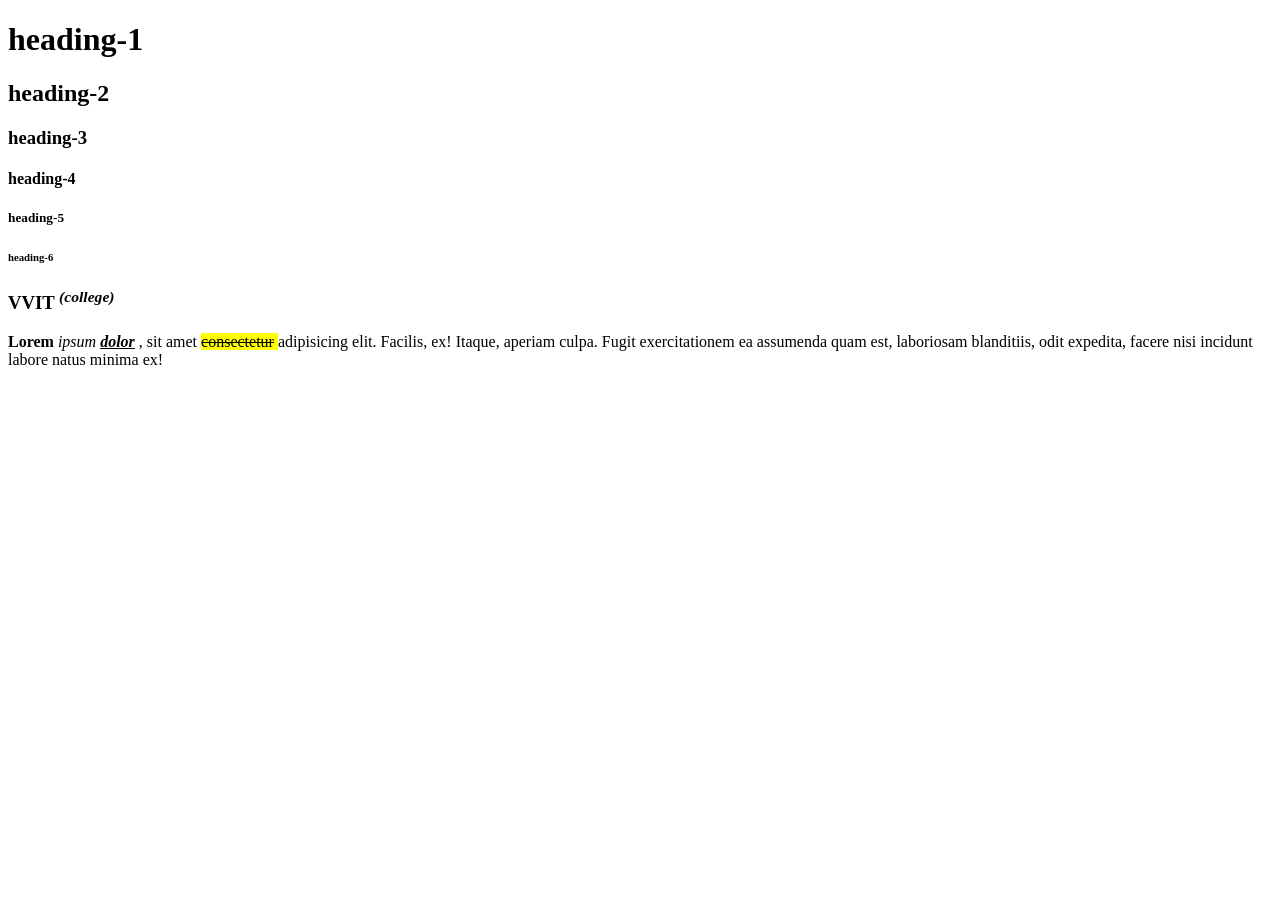
<file: Day-2/index.html>
<!DOCTYPE html>
<html lang="en">

<head> <!--meta information , browser information (tab name , tab icon) , stylings  -->
    <meta charset="UTF-8">
    <meta name="viewport" content="width=device-width, initial-scale=1.0">
    <title>Sample HTML page</title> <!--title represent the tab data-->
    <link rel="icon"
        href="https://thumbs.dreamstime.com/b/amazon-logo-white-background-montreal-canada-july-printed-paper-98221126.jpg">
</head>

<body>

    <h1>heading-1</h1>
    <h2>heading-2</h2>
    <h3>heading-3</h3>
    <h4>heading-4</h4>
    <h5>heading-5</h5>
    <h6>heading-6</h6>


    <h3>VVIT <sup><i>(college)</i></sup> </h3>
    <p>
        <b>Lorem</b> <i>ipsum</i> 
        <em>
            <strong>
                <u>dolor</u>
            </strong>
        </em>

        , sit amet <mark>
            <strike>consectetur</strike>
        </mark> adipisicing elit. Facilis, ex! Itaque, aperiam culpa. Fugit
        exercitationem ea assumenda quam est, laboriosam blanditiis, odit expedita, facere nisi incidunt labore
        natus minima ex!
    </p>
</body>

</html>
</file>
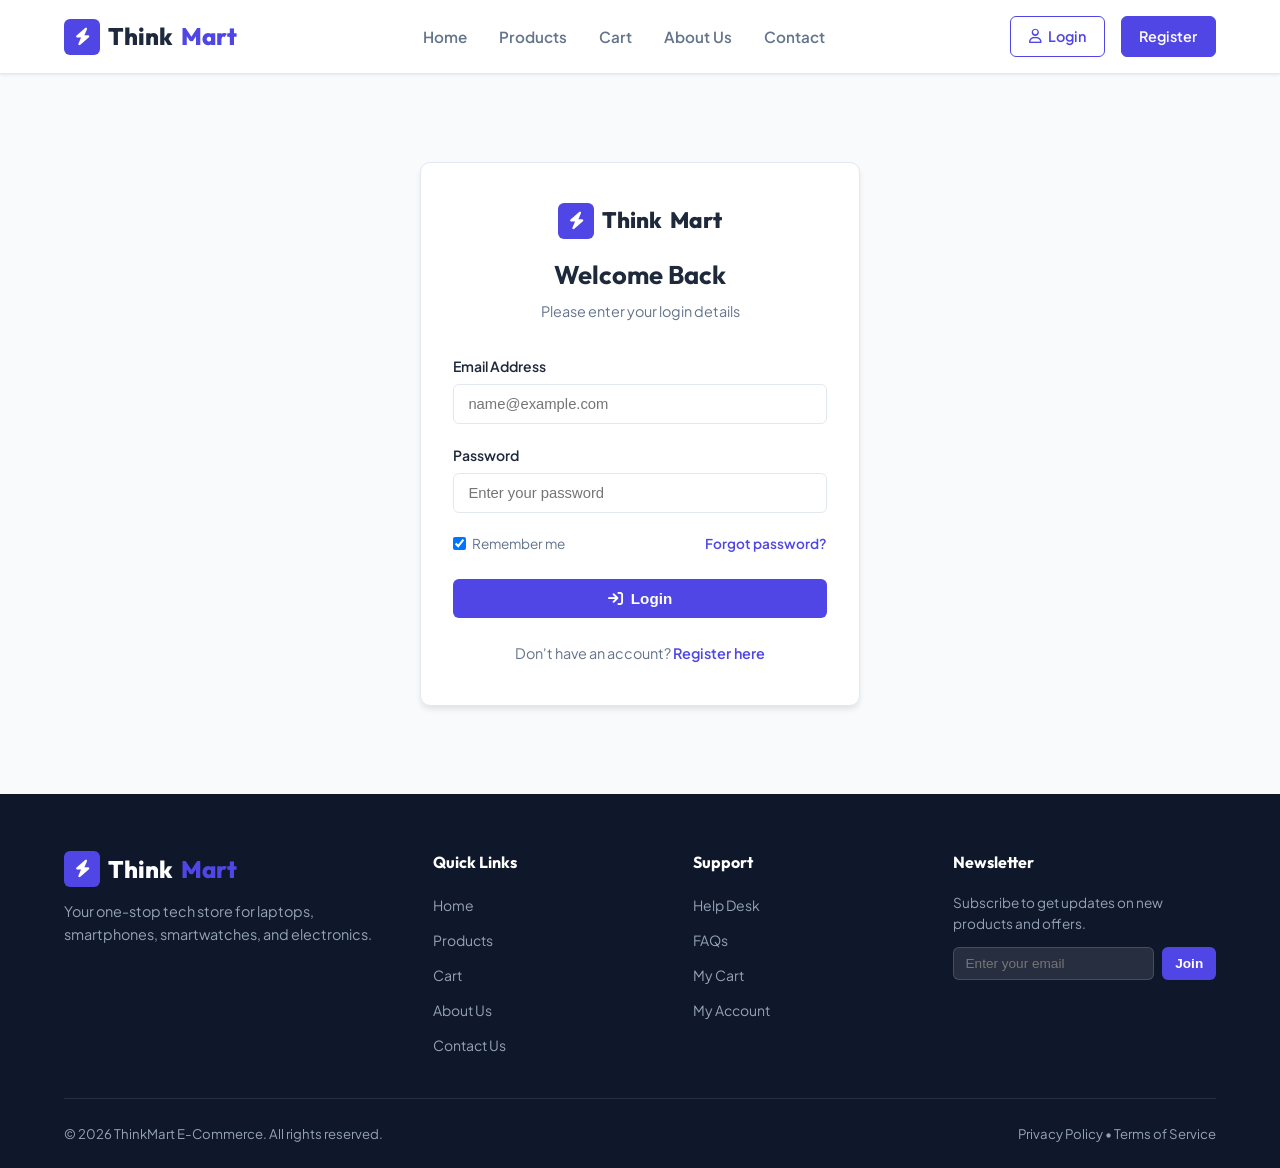
<file: Tasks/Ecommerce/index.html>
<!DOCTYPE html>
<html lang="en">
<head>
    <meta charset="UTF-8">
    <meta name="viewport" content="width=device-width, initial-scale=1.0">
    <title>Login - ThinkMart</title>
    <!-- Google Fonts -->
    <link rel="preconnect" href="https://fonts.googleapis.com">
    <link rel="preconnect" href="https://fonts.gstatic.com" crossorigin>
    <link href="https://fonts.googleapis.com/css2?family=Outfit:wght@400;500;600;700&family=Plus+Jakarta+Sans:wght@400;500;600;700&display=swap" rel="stylesheet">
    <!-- Font Awesome Icons -->
    <link rel="stylesheet" href="https://cdnjs.cloudflare.com/ajax/libs/font-awesome/6.4.0/css/all.min.css">
    <!-- Main Stylesheet -->
    <link rel="stylesheet" href="styles/style.css">
</head>
<body>

    <!-- Main Navigation Bar -->
    <header class="header">
        <div class="container">
            <nav class="navbar">
                <a href="Home-Page.html" class="logo">
                    <div class="logo-icon"><i class="fa-solid fa-bolt"></i></div>
                    Think<span>Mart</span>
                </a>

                <ul class="nav-menu">
                    <li><a href="Home-Page.html" class="nav-link">Home</a></li>
                    <li><a href="Products.html" class="nav-link">Products</a></li>
                    <li><a href="Cart.html" class="nav-link">Cart</a></li>
                    <li><a href="About.html" class="nav-link">About Us</a></li>
                    <li><a href="Contact.html" class="nav-link">Contact</a></li>
                </ul>

                <div class="nav-actions">
                    <a href="index.html" class="btn-login active"><i class="fa-regular fa-user"></i> Login</a>
                    <a href="Register-Page.html" class="btn-register">Register</a>
                </div>
            </nav>
        </div>
    </header>

    <!-- Simple Login Form Section -->
    <main class="simple-auth-container">
        <div class="simple-form-card">
            
            <div class="simple-auth-header">
                <div class="auth-logo">
                    <div class="logo-icon"><i class="fa-solid fa-bolt"></i></div>
                    Think<span>Mart</span>
                </div>
                <h2>Welcome Back</h2>
                <p>Please enter your login details</p>
            </div>

            <!-- Login Form -->
            <form action="Home-Page.html" method="GET">
                <div class="form-group">
                    <label for="email">Email Address</label>
                    <input type="email" id="email" name="email" placeholder="name@example.com" required>
                </div>

                <div class="form-group">
                    <label for="password">Password</label>
                    <input type="password" id="password" name="password" placeholder="Enter your password" required>
                </div>

                <div class="form-options">
                    <label>
                        <input type="checkbox" name="remember" checked>
                        <span>Remember me</span>
                    </label>
                    <a href="#">Forgot password?</a>
                </div>

                <button type="submit" class="btn btn-primary btn-block">
                    <i class="fa-solid fa-arrow-right-to-bracket"></i> Login
                </button>
            </form>

            <div class="form-switch-link">
                Don't have an account? <a href="Register-Page.html">Register here</a>
            </div>

        </div>
    </main>

    <!-- Global Footer -->
    <footer class="footer">
        <div class="container">
            <div class="footer-grid">
                <div class="footer-brand">
                    <a href="Home-Page.html" class="logo">
                        <div class="logo-icon"><i class="fa-solid fa-bolt"></i></div>
                        Think<span>Mart</span>
                    </a>
                    <p>Your one-stop tech store for laptops, smartphones, smartwatches, and electronics.</p>
                </div>

                <div>
                    <h4 class="footer-title">Quick Links</h4>
                    <ul class="footer-links">
                        <li><a href="Home-Page.html">Home</a></li>
                        <li><a href="Products.html">Products</a></li>
                        <li><a href="Cart.html">Cart</a></li>
                        <li><a href="About.html">About Us</a></li>
                        <li><a href="Contact.html">Contact Us</a></li>
                    </ul>
                </div>

                <div>
                    <h4 class="footer-title">Support</h4>
                    <ul class="footer-links">
                        <li><a href="Contact.html">Help Desk</a></li>
                        <li><a href="Contact.html">FAQs</a></li>
                        <li><a href="Cart.html">My Cart</a></li>
                        <li><a href="index.html">My Account</a></li>
                    </ul>
                </div>

                <div>
                    <h4 class="footer-title">Newsletter</h4>
                    <p style="font-size: 0.85rem;">Subscribe to get updates on new products and offers.</p>
                    <form class="newsletter-form" onsubmit="event.preventDefault(); alert('Subscribed successfully!');">
                        <input type="email" class="newsletter-input" placeholder="Enter your email" required>
                        <button type="submit" class="btn btn-primary btn-sm">Join</button>
                    </form>
                </div>
            </div>

            <div class="footer-bottom">
                <p>&copy; 2026 ThinkMart E-Commerce. All rights reserved.</p>
                <div>
                    <a href="#">Privacy Policy</a> &bull; <a href="#">Terms of Service</a>
                </div>
            </div>
        </div>
    </footer>

</body>
</html>
</file>
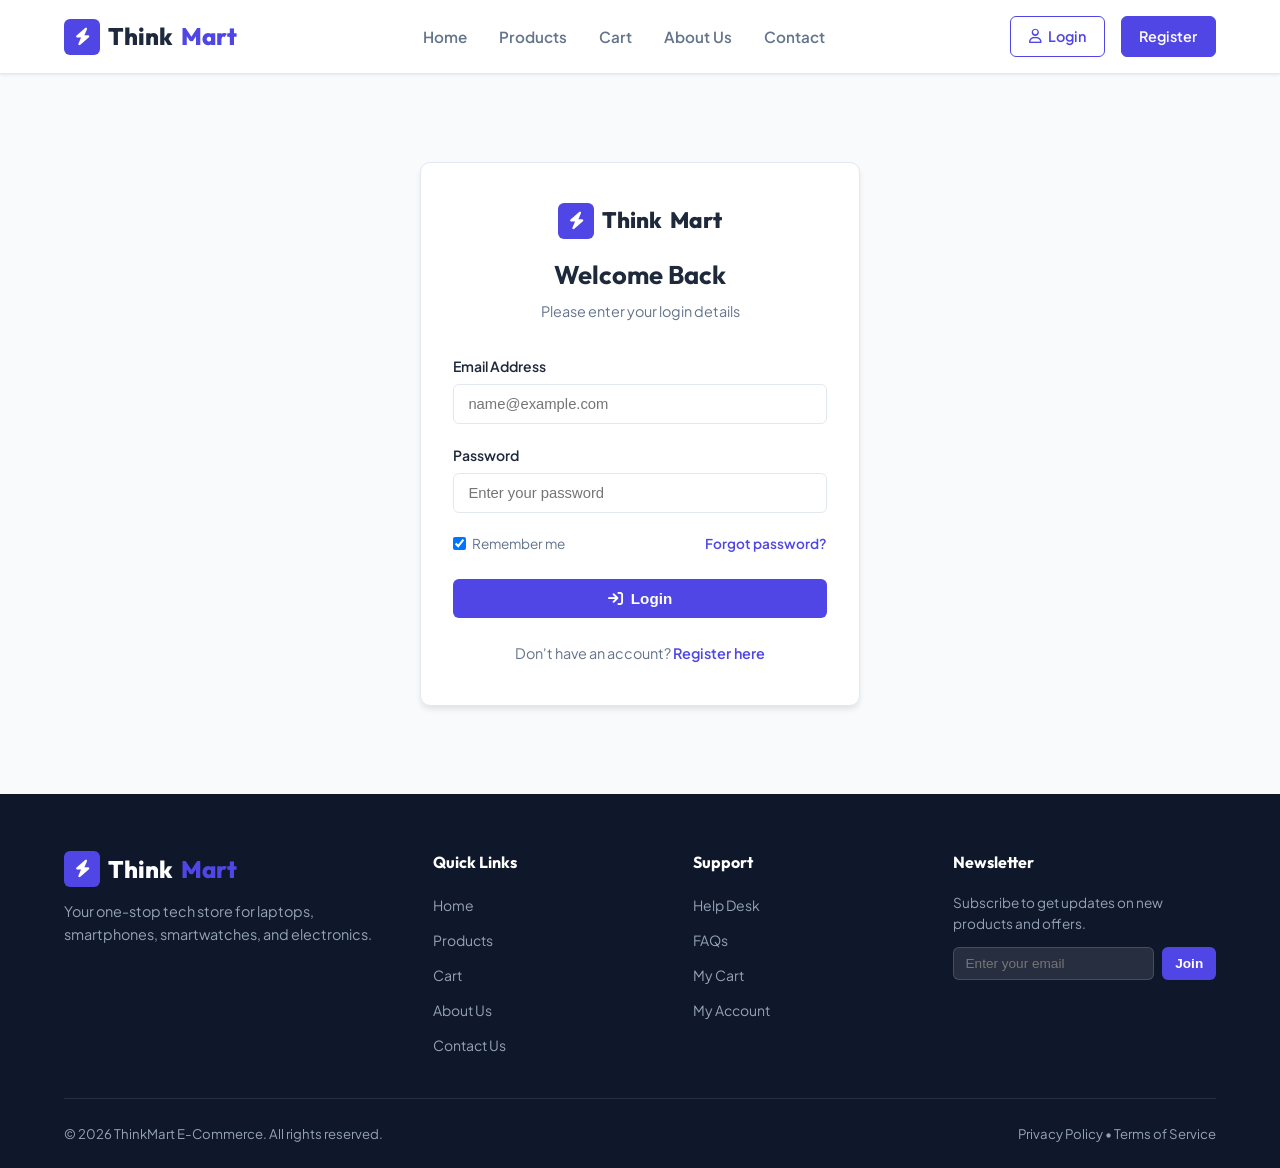
<file: Tasks/Ecommerce/pages/index.html>
<!DOCTYPE html>
<html lang="en">
<head>
    <meta charset="UTF-8">
    <meta name="viewport" content="width=device-width, initial-scale=1.0">
    <title>Login - ThinkMart</title>
    <!-- Google Fonts -->
    <link rel="preconnect" href="https://fonts.googleapis.com">
    <link rel="preconnect" href="https://fonts.gstatic.com" crossorigin>
    <link href="https://fonts.googleapis.com/css2?family=Outfit:wght@400;500;600;700&family=Plus+Jakarta+Sans:wght@400;500;600;700&display=swap" rel="stylesheet">
    <!-- Font Awesome Icons -->
    <link rel="stylesheet" href="https://cdnjs.cloudflare.com/ajax/libs/font-awesome/6.4.0/css/all.min.css">
    <!-- Main Stylesheet -->
    <link rel="stylesheet" href="../styles/style.css">
</head>
<body>

    <!-- Main Navigation Bar -->
    <header class="header">
        <div class="container">
            <nav class="navbar">
                <a href="Home-Page.html" class="logo">
                    <div class="logo-icon"><i class="fa-solid fa-bolt"></i></div>
                    Think<span>Mart</span>
                </a>

                <ul class="nav-menu">
                    <li><a href="Home-Page.html" class="nav-link">Home</a></li>
                    <li><a href="Products.html" class="nav-link">Products</a></li>
                    <li><a href="Cart.html" class="nav-link">Cart</a></li>
                    <li><a href="About.html" class="nav-link">About Us</a></li>
                    <li><a href="Contact.html" class="nav-link">Contact</a></li>
                </ul>

                <div class="nav-actions">
                    <a href="index.html" class="btn-login active"><i class="fa-regular fa-user"></i> Login</a>
                    <a href="Register-Page.html" class="btn-register">Register</a>
                </div>
            </nav>
        </div>
    </header>

    <!-- Simple Login Form Section -->
    <main class="simple-auth-container">
        <div class="simple-form-card">
            
            <div class="simple-auth-header">
                <div class="auth-logo">
                    <div class="logo-icon"><i class="fa-solid fa-bolt"></i></div>
                    Think<span>Mart</span>
                </div>
                <h2>Welcome Back</h2>
                <p>Please enter your login details</p>
            </div>

            <!-- Login Form -->
            <form action="Home-Page.html" method="GET">
                <div class="form-group">
                    <label for="email">Email Address</label>
                    <input type="email" id="email" name="email" placeholder="name@example.com" required>
                </div>

                <div class="form-group">
                    <label for="password">Password</label>
                    <input type="password" id="password" name="password" placeholder="Enter your password" required>
                </div>

                <div class="form-options">
                    <label>
                        <input type="checkbox" name="remember" checked>
                        <span>Remember me</span>
                    </label>
                    <a href="#">Forgot password?</a>
                </div>

                <button type="submit" class="btn btn-primary btn-block">
                    <i class="fa-solid fa-arrow-right-to-bracket"></i> Login
                </button>
            </form>

            <div class="form-switch-link">
                Don't have an account? <a href="Register-Page.html">Register here</a>
            </div>

        </div>
    </main>

    <!-- Global Footer -->
    <footer class="footer">
        <div class="container">
            <div class="footer-grid">
                <div class="footer-brand">
                    <a href="Home-Page.html" class="logo">
                        <div class="logo-icon"><i class="fa-solid fa-bolt"></i></div>
                        Think<span>Mart</span>
                    </a>
                    <p>Your one-stop tech store for laptops, smartphones, smartwatches, and electronics.</p>
                </div>

                <div>
                    <h4 class="footer-title">Quick Links</h4>
                    <ul class="footer-links">
                        <li><a href="Home-Page.html">Home</a></li>
                        <li><a href="Products.html">Products</a></li>
                        <li><a href="Cart.html">Cart</a></li>
                        <li><a href="About.html">About Us</a></li>
                        <li><a href="Contact.html">Contact Us</a></li>
                    </ul>
                </div>

                <div>
                    <h4 class="footer-title">Support</h4>
                    <ul class="footer-links">
                        <li><a href="Contact.html">Help Desk</a></li>
                        <li><a href="Contact.html">FAQs</a></li>
                        <li><a href="Cart.html">My Cart</a></li>
                        <li><a href="index.html">My Account</a></li>
                    </ul>
                </div>

                <div>
                    <h4 class="footer-title">Newsletter</h4>
                    <p style="font-size: 0.85rem;">Subscribe to get updates on new products and offers.</p>
                    <form class="newsletter-form" onsubmit="event.preventDefault(); alert('Subscribed successfully!');">
                        <input type="email" class="newsletter-input" placeholder="Enter your email" required>
                        <button type="submit" class="btn btn-primary btn-sm">Join</button>
                    </form>
                </div>
            </div>

            <div class="footer-bottom">
                <p>&copy; 2026 ThinkMart E-Commerce. All rights reserved.</p>
                <div>
                    <a href="#">Privacy Policy</a> &bull; <a href="#">Terms of Service</a>
                </div>
            </div>
        </div>
    </footer>

</body>
</html>
</file>
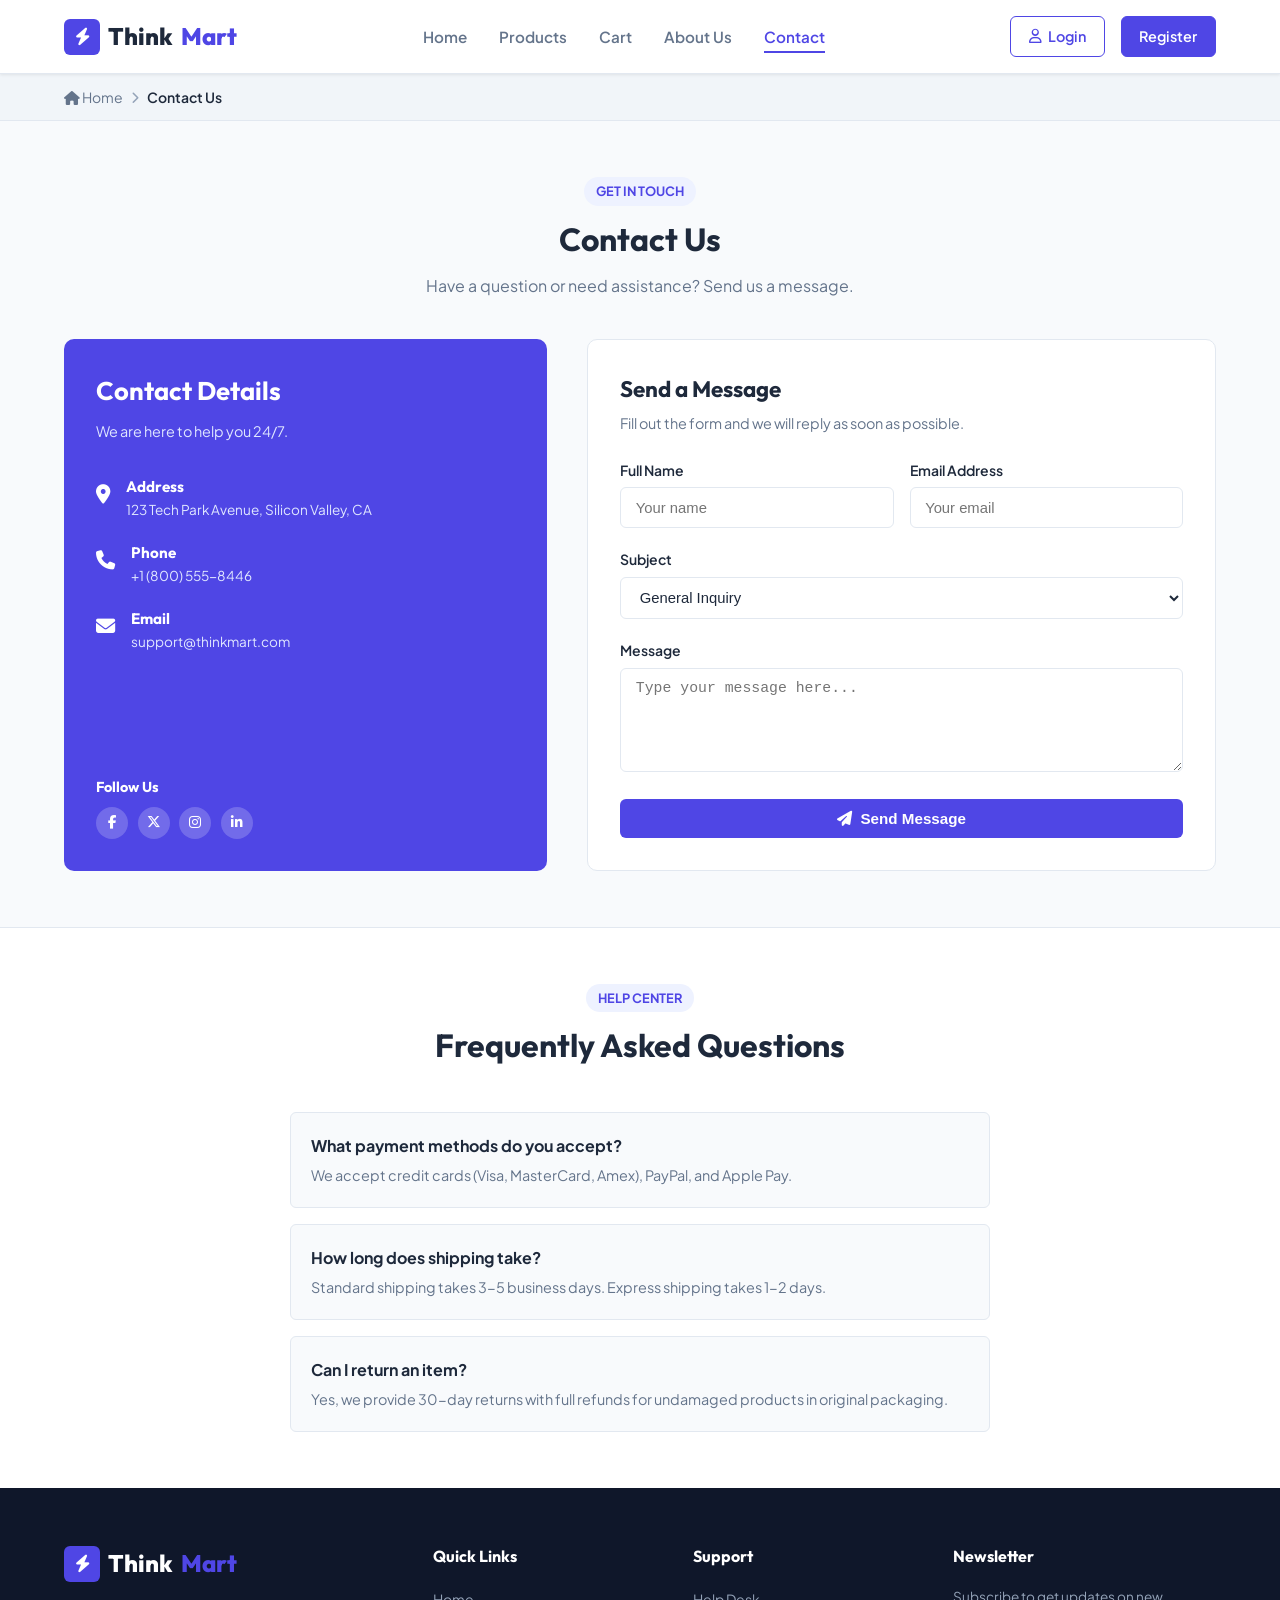
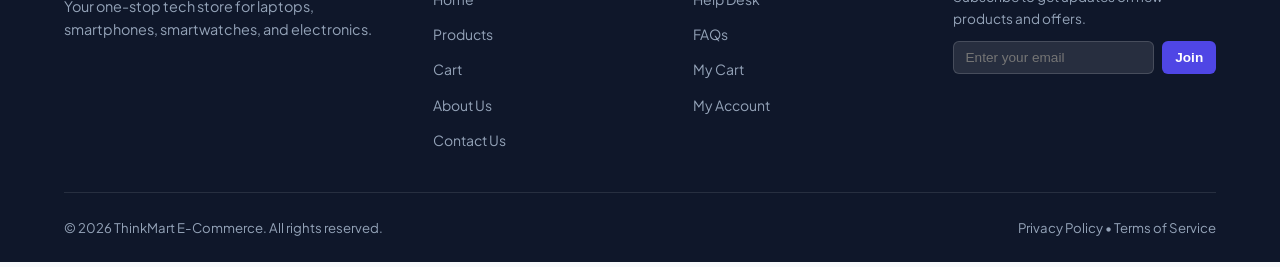
<file: Tasks/Ecommerce/Contact.html>
<!DOCTYPE html>
<html lang="en">
<head>
    <meta charset="UTF-8">
    <meta name="viewport" content="width=device-width, initial-scale=1.0">
    <title>Contact Us - ThinkMart</title>
    <!-- Google Fonts -->
    <link rel="preconnect" href="https://fonts.googleapis.com">
    <link rel="preconnect" href="https://fonts.gstatic.com" crossorigin>
    <link href="https://fonts.googleapis.com/css2?family=Outfit:wght@400;500;600;700&family=Plus+Jakarta+Sans:wght@400;500;600;700&display=swap" rel="stylesheet">
    <!-- Font Awesome Icons -->
    <link rel="stylesheet" href="https://cdnjs.cloudflare.com/ajax/libs/font-awesome/6.4.0/css/all.min.css">
    <!-- Main Stylesheet -->
    <link rel="stylesheet" href="styles/style.css">
</head>
<body>

    <!-- Main Navigation Bar -->
    <header class="header">
        <div class="container">
            <nav class="navbar">
                <a href="Home-Page.html" class="logo">
                    <div class="logo-icon"><i class="fa-solid fa-bolt"></i></div>
                    Think<span>Mart</span>
                </a>

                <ul class="nav-menu">
                    <li><a href="Home-Page.html" class="nav-link">Home</a></li>
                    <li><a href="Products.html" class="nav-link">Products</a></li>
                    <li><a href="Cart.html" class="nav-link">Cart</a></li>
                    <li><a href="About.html" class="nav-link">About Us</a></li>
                    <li><a href="Contact.html" class="nav-link active">Contact</a></li>
                </ul>

                <div class="nav-actions">
                    <a href="index.html" class="btn-login"><i class="fa-regular fa-user"></i> Login</a>
                    <a href="Register-Page.html" class="btn-register">Register</a>
                </div>
            </nav>
        </div>
    </header>

    <!-- Breadcrumbs -->
    <div class="breadcrumb-nav">
        <div class="container">
            <div class="breadcrumb-list">
                <a href="Home-Page.html"><i class="fa-solid fa-house"></i> Home</a>
                <span class="separator"><i class="fa-solid fa-chevron-right"></i></span>
                <span class="current">Contact Us</span>
            </div>
        </div>
    </div>

    <!-- Contact Main Section -->
    <main>
        <section class="contact-page-wrapper">
            <div class="container">
                
                <div class="section-header">
                    <span class="section-tag">Get in Touch</span>
                    <h1 class="section-title">Contact Us</h1>
                    <p class="section-desc">Have a question or need assistance? Send us a message.</p>
                </div>

                <div class="contact-layout">
                    
                    <!-- Left: Contact Information -->
                    <div class="contact-info-card">
                        <div>
                            <div class="contact-info-header">
                                <h2>Contact Details</h2>
                                <p>We are here to help you 24/7.</p>
                            </div>

                            <div class="contact-info-list">
                                <div class="contact-detail-item">
                                    <div class="detail-icon"><i class="fa-solid fa-location-dot"></i></div>
                                    <div class="detail-text">
                                        <h4>Address</h4>
                                        <p>123 Tech Park Avenue, Silicon Valley, CA</p>
                                    </div>
                                </div>

                                <div class="contact-detail-item">
                                    <div class="detail-icon"><i class="fa-solid fa-phone"></i></div>
                                    <div class="detail-text">
                                        <h4>Phone</h4>
                                        <p><a href="tel:+18005558446">+1 (800) 555-8446</a></p>
                                    </div>
                                </div>

                                <div class="contact-detail-item">
                                    <div class="detail-icon"><i class="fa-solid fa-envelope"></i></div>
                                    <div class="detail-text">
                                        <h4>Email</h4>
                                        <p><a href="mailto:support@thinkmart.com">support@thinkmart.com</a></p>
                                    </div>
                                </div>
                            </div>
                        </div>

                        <div>
                            <h4 style="color: #FFFFFF; font-size: 0.9rem; margin-bottom: 0.5rem;">Follow Us</h4>
                            <div class="social-icons-row">
                                <a href="#"><i class="fa-brands fa-facebook-f"></i></a>
                                <a href="#"><i class="fa-brands fa-x-twitter"></i></a>
                                <a href="#"><i class="fa-brands fa-instagram"></i></a>
                                <a href="#"><i class="fa-brands fa-linkedin-in"></i></a>
                            </div>
                        </div>
                    </div>

                    <!-- Right: Contact Form -->
                    <div class="contact-form-card">
                        <h3>Send a Message</h3>
                        <p>Fill out the form and we will reply as soon as possible.</p>

                        <form onsubmit="event.preventDefault(); alert('Message sent successfully!'); this.reset();">
                            <div class="form-row">
                                <div class="form-group">
                                    <label for="c-name">Full Name</label>
                                    <input type="text" id="c-name" placeholder="Your name" required>
                                </div>
                                <div class="form-group">
                                    <label for="c-email">Email Address</label>
                                    <input type="email" id="c-email" placeholder="Your email" required>
                                </div>
                            </div>

                            <div class="form-group">
                                <label for="c-subject">Subject</label>
                                <select id="c-subject">
                                    <option>General Inquiry</option>
                                    <option>Order Support</option>
                                    <option>Product Question</option>
                                    <option>Feedback</option>
                                </select>
                            </div>

                            <div class="form-group">
                                <label for="c-message">Message</label>
                                <textarea id="c-message" rows="5" placeholder="Type your message here..." required></textarea>
                            </div>

                            <button type="submit" class="btn btn-primary btn-block">
                                <i class="fa-solid fa-paper-plane"></i> Send Message
                            </button>
                        </form>
                    </div>

                </div>

            </div>
        </section>

        <!-- FAQs Section -->
        <section class="faq-section">
            <div class="container">
                <div class="section-header">
                    <span class="section-tag">Help Center</span>
                    <h2 class="section-title">Frequently Asked Questions</h2>
                </div>

                <div class="faq-grid">
                    <div class="faq-card">
                        <div class="faq-question">What payment methods do you accept?</div>
                        <div class="faq-answer">We accept credit cards (Visa, MasterCard, Amex), PayPal, and Apple Pay.</div>
                    </div>

                    <div class="faq-card">
                        <div class="faq-question">How long does shipping take?</div>
                        <div class="faq-answer">Standard shipping takes 3-5 business days. Express shipping takes 1-2 days.</div>
                    </div>

                    <div class="faq-card">
                        <div class="faq-question">Can I return an item?</div>
                        <div class="faq-answer">Yes, we provide 30-day returns with full refunds for undamaged products in original packaging.</div>
                    </div>
                </div>
            </div>
        </section>
    </main>

    <!-- Global Footer -->
    <footer class="footer">
        <div class="container">
            <div class="footer-grid">
                <div class="footer-brand">
                    <a href="Home-Page.html" class="logo">
                        <div class="logo-icon"><i class="fa-solid fa-bolt"></i></div>
                        Think<span>Mart</span>
                    </a>
                    <p>Your one-stop tech store for laptops, smartphones, smartwatches, and electronics.</p>
                </div>

                <div>
                    <h4 class="footer-title">Quick Links</h4>
                    <ul class="footer-links">
                        <li><a href="Home-Page.html">Home</a></li>
                        <li><a href="Products.html">Products</a></li>
                        <li><a href="Cart.html">Cart</a></li>
                        <li><a href="About.html">About Us</a></li>
                        <li><a href="Contact.html">Contact Us</a></li>
                    </ul>
                </div>

                <div>
                    <h4 class="footer-title">Support</h4>
                    <ul class="footer-links">
                        <li><a href="Contact.html">Help Desk</a></li>
                        <li><a href="Contact.html">FAQs</a></li>
                        <li><a href="Cart.html">My Cart</a></li>
                        <li><a href="index.html">My Account</a></li>
                    </ul>
                </div>

                <div>
                    <h4 class="footer-title">Newsletter</h4>
                    <p style="font-size: 0.85rem;">Subscribe to get updates on new products and offers.</p>
                    <form class="newsletter-form" onsubmit="event.preventDefault(); alert('Subscribed successfully!');">
                        <input type="email" class="newsletter-input" placeholder="Enter your email" required>
                        <button type="submit" class="btn btn-primary btn-sm">Join</button>
                    </form>
                </div>
            </div>

            <div class="footer-bottom">
                <p>&copy; 2026 ThinkMart E-Commerce. All rights reserved.</p>
                <div>
                    <a href="#">Privacy Policy</a> &bull; <a href="#">Terms of Service</a>
                </div>
            </div>
        </div>
    </footer>

</body>
</html>
</file>
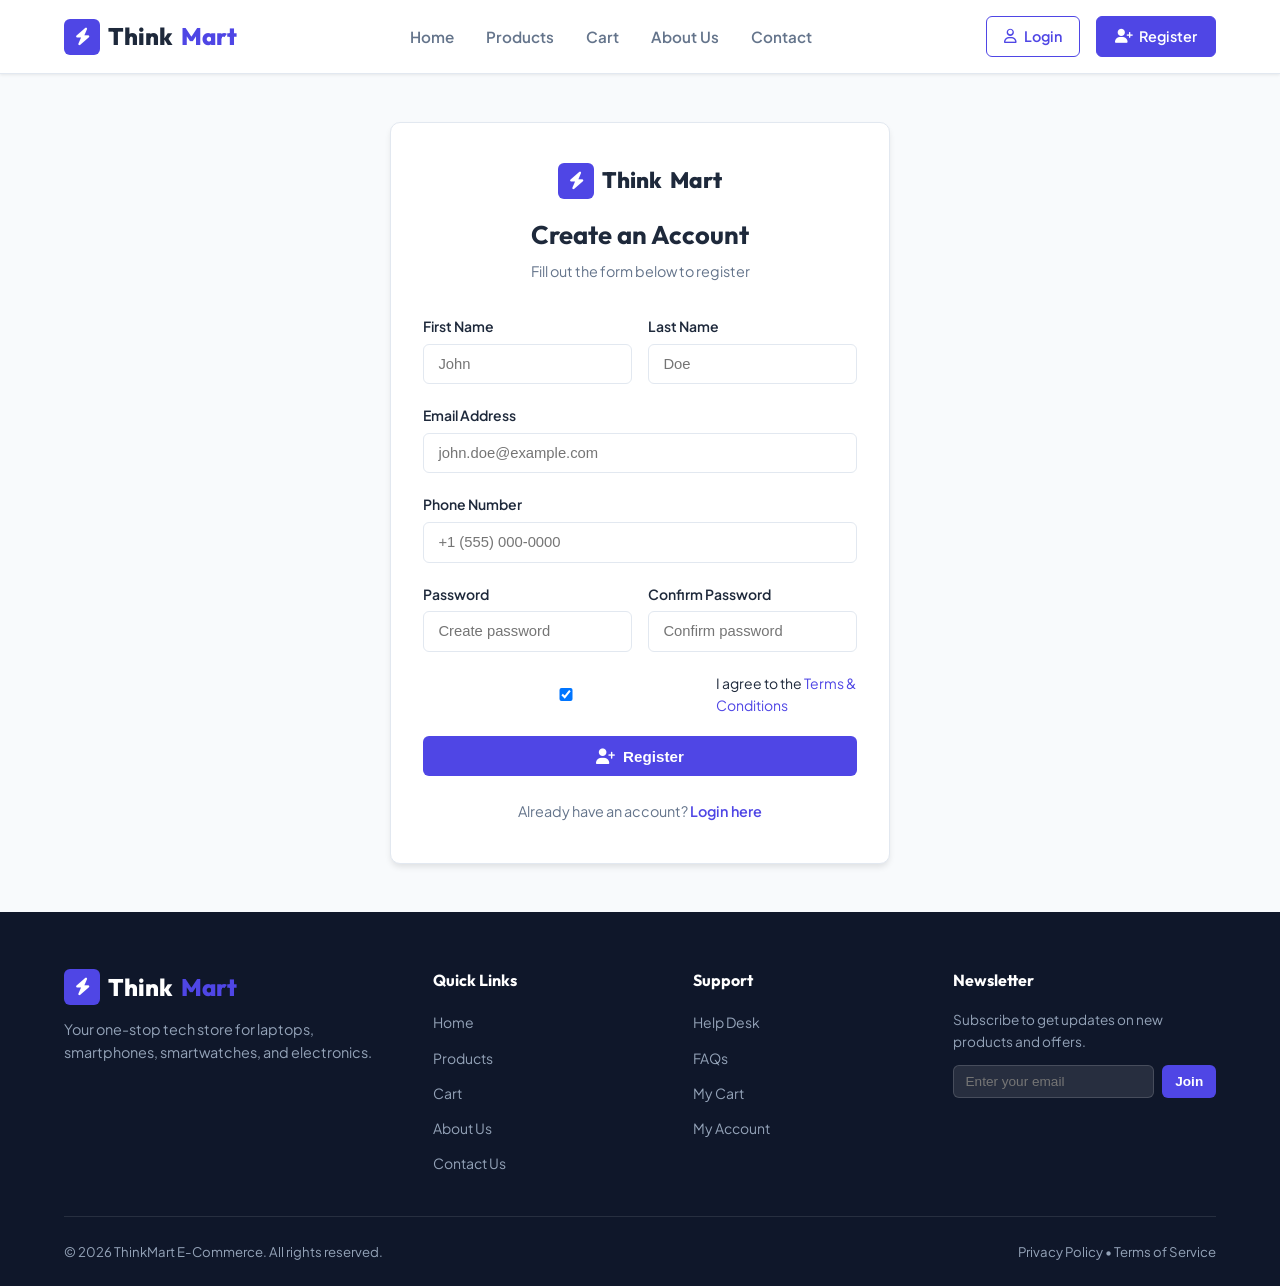
<file: Tasks/Ecommerce/Register-Page.html>
<!DOCTYPE html>
<html lang="en">
<head>
    <meta charset="UTF-8">
    <meta name="viewport" content="width=device-width, initial-scale=1.0">
    <title>Register - ThinkMart</title>
    <!-- Google Fonts -->
    <link rel="preconnect" href="https://fonts.googleapis.com">
    <link rel="preconnect" href="https://fonts.gstatic.com" crossorigin>
    <link href="https://fonts.googleapis.com/css2?family=Outfit:wght@400;500;600;700&family=Plus+Jakarta+Sans:wght@400;500;600;700&display=swap" rel="stylesheet">
    <!-- Font Awesome Icons -->
    <link rel="stylesheet" href="https://cdnjs.cloudflare.com/ajax/libs/font-awesome/6.4.0/css/all.min.css">
    <!-- Main Stylesheet -->
    <link rel="stylesheet" href="styles/style.css">
</head>
<body>

    <!-- Main Navigation Bar -->
    <header class="header">
        <div class="container">
            <nav class="navbar">
                <a href="Home-Page.html" class="logo">
                    <div class="logo-icon"><i class="fa-solid fa-bolt"></i></div>
                    Think<span>Mart</span>
                </a>

                <ul class="nav-menu">
                    <li><a href="Home-Page.html" class="nav-link">Home</a></li>
                    <li><a href="Products.html" class="nav-link">Products</a></li>
                    <li><a href="Cart.html" class="nav-link">Cart</a></li>
                    <li><a href="About.html" class="nav-link">About Us</a></li>
                    <li><a href="Contact.html" class="nav-link">Contact</a></li>
                </ul>

                <div class="nav-actions">
                    <a href="index.html" class="btn-login"><i class="fa-regular fa-user"></i> Login</a>
                    <a href="Register-Page.html" class="btn-register active"><i class="fa-solid fa-user-plus"></i> Register</a>
                </div>
            </nav>
        </div>
    </header>

    <!-- Simple Register Form Section -->
    <main class="simple-auth-container">
        <div class="simple-form-card register-card">
            
            <div class="simple-auth-header">
                <div class="auth-logo">
                    <div class="logo-icon"><i class="fa-solid fa-bolt"></i></div>
                    Think<span>Mart</span>
                </div>
                <h2>Create an Account</h2>
                <p>Fill out the form below to register</p>
            </div>

            <!-- Registration Form -->
            <form action="Home-Page.html" method="GET">
                <div class="form-row">
                    <div class="form-group">
                        <label for="fname">First Name</label>
                        <input type="text" id="fname" name="fname" placeholder="John" required>
                    </div>
                    <div class="form-group">
                        <label for="lname">Last Name</label>
                        <input type="text" id="lname" name="lname" placeholder="Doe" required>
                    </div>
                </div>

                <div class="form-group">
                    <label for="reg-email">Email Address</label>
                    <input type="email" id="reg-email" name="email" placeholder="john.doe@example.com" required>
                </div>

                <div class="form-group">
                    <label for="phone">Phone Number</label>
                    <input type="tel" id="phone" name="phone" placeholder="+1 (555) 000-0000" required>
                </div>

                <div class="form-row">
                    <div class="form-group">
                        <label for="reg-pass">Password</label>
                        <input type="password" id="reg-pass" name="password" placeholder="Create password" required>
                    </div>
                    <div class="form-group">
                        <label for="reg-cpass">Confirm Password</label>
                        <input type="password" id="reg-cpass" name="confirm_password" placeholder="Confirm password" required>
                    </div>
                </div>

                <div class="form-group">
                    <label style="display: flex; align-items: center; gap: 0.4rem; font-weight: normal; cursor: pointer;">
                        <input type="checkbox" required checked>
                        <span>I agree to the <a href="#" style="color: var(--primary);">Terms & Conditions</a></span>
                    </label>
                </div>

                <button type="submit" class="btn btn-primary btn-block">
                    <i class="fa-solid fa-user-plus"></i> Register
                </button>
            </form>

            <div class="form-switch-link">
                Already have an account? <a href="index.html">Login here</a>
            </div>

        </div>
    </main>

    <!-- Global Footer -->
    <footer class="footer">
        <div class="container">
            <div class="footer-grid">
                <div class="footer-brand">
                    <a href="Home-Page.html" class="logo">
                        <div class="logo-icon"><i class="fa-solid fa-bolt"></i></div>
                        Think<span>Mart</span>
                    </a>
                    <p>Your one-stop tech store for laptops, smartphones, smartwatches, and electronics.</p>
                </div>

                <div>
                    <h4 class="footer-title">Quick Links</h4>
                    <ul class="footer-links">
                        <li><a href="Home-Page.html">Home</a></li>
                        <li><a href="Products.html">Products</a></li>
                        <li><a href="Cart.html">Cart</a></li>
                        <li><a href="About.html">About Us</a></li>
                        <li><a href="Contact.html">Contact Us</a></li>
                    </ul>
                </div>

                <div>
                    <h4 class="footer-title">Support</h4>
                    <ul class="footer-links">
                        <li><a href="Contact.html">Help Desk</a></li>
                        <li><a href="Contact.html">FAQs</a></li>
                        <li><a href="Cart.html">My Cart</a></li>
                        <li><a href="index.html">My Account</a></li>
                    </ul>
                </div>

                <div>
                    <h4 class="footer-title">Newsletter</h4>
                    <p style="font-size: 0.85rem;">Subscribe to get updates on new products and offers.</p>
                    <form class="newsletter-form" onsubmit="event.preventDefault(); alert('Subscribed successfully!');">
                        <input type="email" class="newsletter-input" placeholder="Enter your email" required>
                        <button type="submit" class="btn btn-primary btn-sm">Join</button>
                    </form>
                </div>
            </div>

            <div class="footer-bottom">
                <p>&copy; 2026 ThinkMart E-Commerce. All rights reserved.</p>
                <div>
                    <a href="#">Privacy Policy</a> &bull; <a href="#">Terms of Service</a>
                </div>
            </div>
        </div>
    </footer>

</body>
</html>
</file>
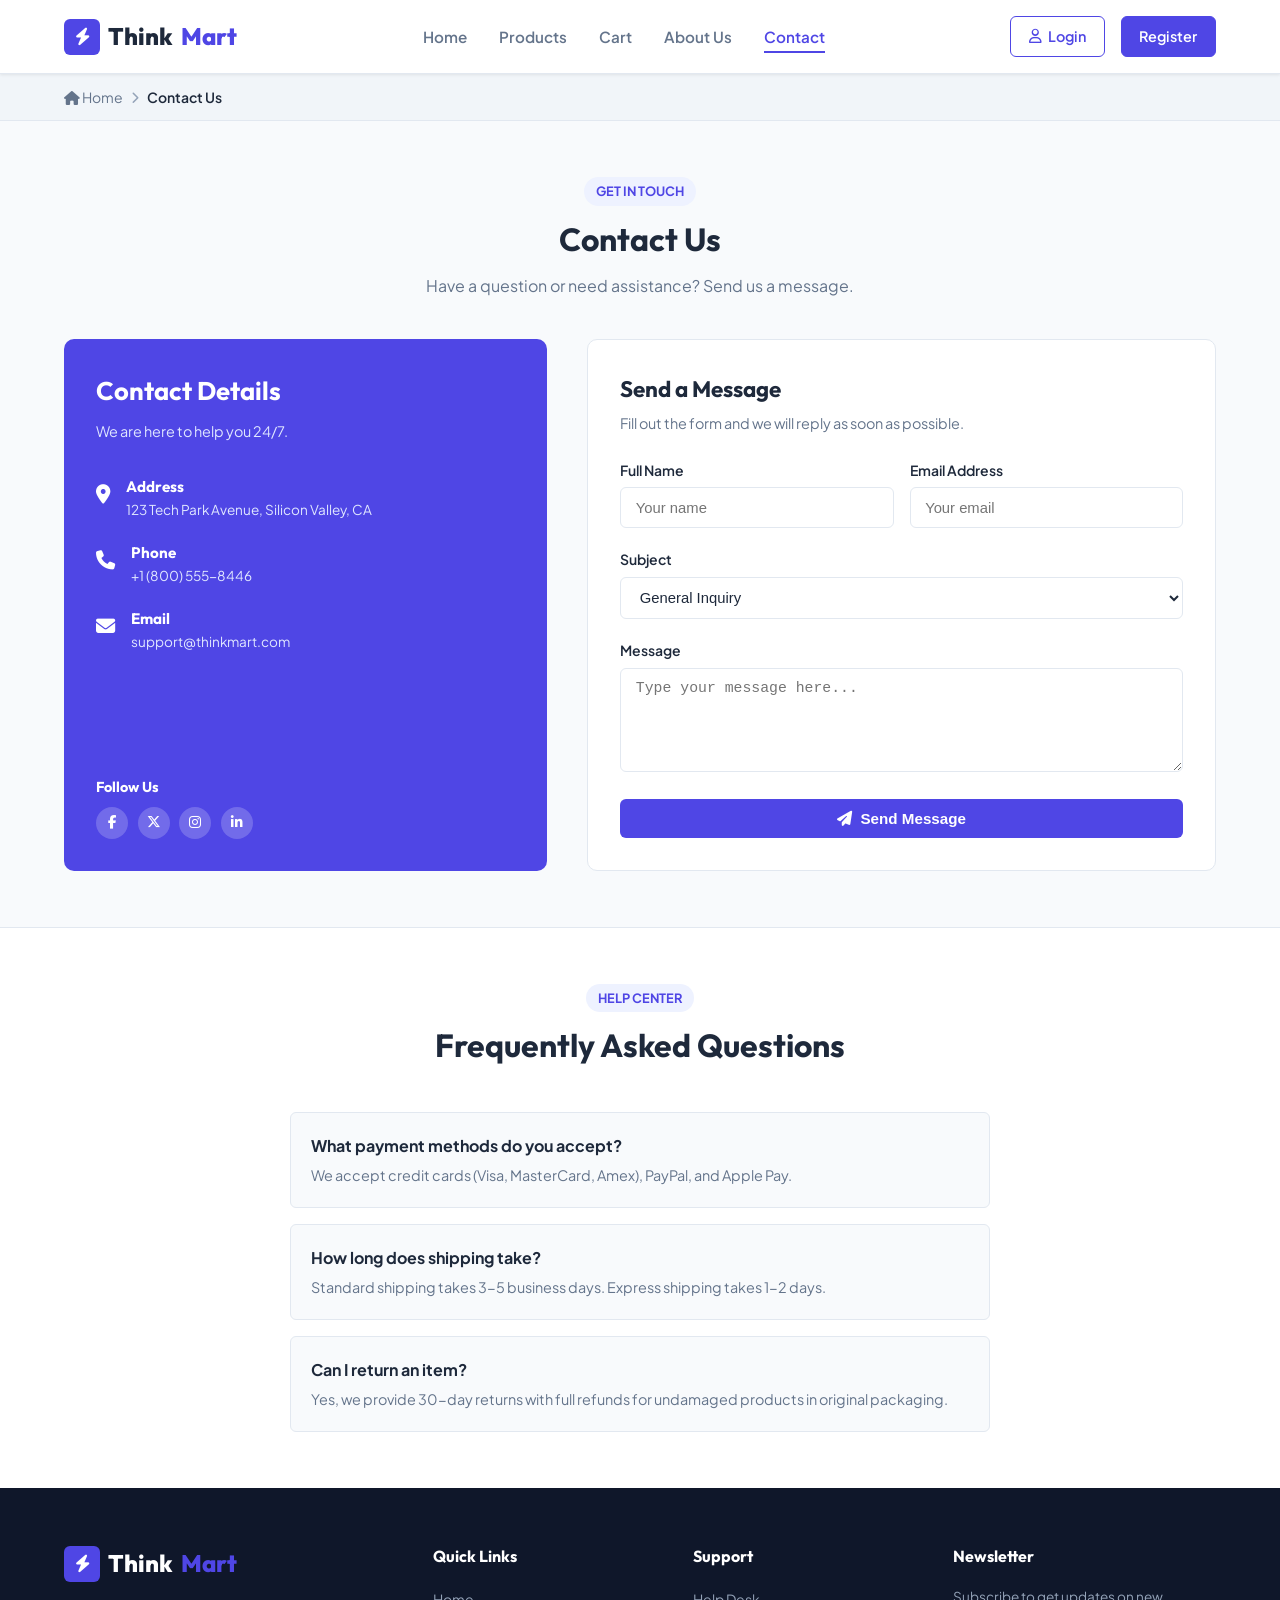
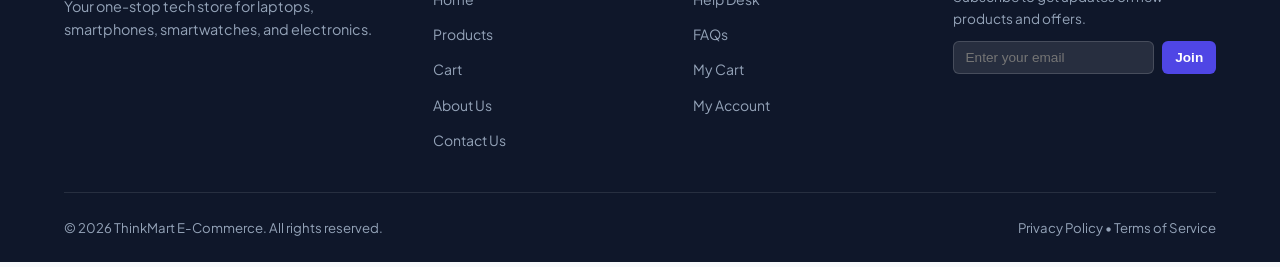
<file: Tasks/Ecommerce/pages/Contact.html>
<!DOCTYPE html>
<html lang="en">
<head>
    <meta charset="UTF-8">
    <meta name="viewport" content="width=device-width, initial-scale=1.0">
    <title>Contact Us - ThinkMart</title>
    <!-- Google Fonts -->
    <link rel="preconnect" href="https://fonts.googleapis.com">
    <link rel="preconnect" href="https://fonts.gstatic.com" crossorigin>
    <link href="https://fonts.googleapis.com/css2?family=Outfit:wght@400;500;600;700&family=Plus+Jakarta+Sans:wght@400;500;600;700&display=swap" rel="stylesheet">
    <!-- Font Awesome Icons -->
    <link rel="stylesheet" href="https://cdnjs.cloudflare.com/ajax/libs/font-awesome/6.4.0/css/all.min.css">
    <!-- Main Stylesheet -->
    <link rel="stylesheet" href="../styles/style.css">
</head>
<body>

    <!-- Main Navigation Bar -->
    <header class="header">
        <div class="container">
            <nav class="navbar">
                <a href="Home-Page.html" class="logo">
                    <div class="logo-icon"><i class="fa-solid fa-bolt"></i></div>
                    Think<span>Mart</span>
                </a>

                <ul class="nav-menu">
                    <li><a href="Home-Page.html" class="nav-link">Home</a></li>
                    <li><a href="Products.html" class="nav-link">Products</a></li>
                    <li><a href="Cart.html" class="nav-link">Cart</a></li>
                    <li><a href="About.html" class="nav-link">About Us</a></li>
                    <li><a href="Contact.html" class="nav-link active">Contact</a></li>
                </ul>

                <div class="nav-actions">
                    <a href="index.html" class="btn-login"><i class="fa-regular fa-user"></i> Login</a>
                    <a href="Register-Page.html" class="btn-register">Register</a>
                </div>
            </nav>
        </div>
    </header>

    <!-- Breadcrumbs -->
    <div class="breadcrumb-nav">
        <div class="container">
            <div class="breadcrumb-list">
                <a href="Home-Page.html"><i class="fa-solid fa-house"></i> Home</a>
                <span class="separator"><i class="fa-solid fa-chevron-right"></i></span>
                <span class="current">Contact Us</span>
            </div>
        </div>
    </div>

    <!-- Contact Main Section -->
    <main>
        <section class="contact-page-wrapper">
            <div class="container">
                
                <div class="section-header">
                    <span class="section-tag">Get in Touch</span>
                    <h1 class="section-title">Contact Us</h1>
                    <p class="section-desc">Have a question or need assistance? Send us a message.</p>
                </div>

                <div class="contact-layout">
                    
                    <!-- Left: Contact Information -->
                    <div class="contact-info-card">
                        <div>
                            <div class="contact-info-header">
                                <h2>Contact Details</h2>
                                <p>We are here to help you 24/7.</p>
                            </div>

                            <div class="contact-info-list">
                                <div class="contact-detail-item">
                                    <div class="detail-icon"><i class="fa-solid fa-location-dot"></i></div>
                                    <div class="detail-text">
                                        <h4>Address</h4>
                                        <p>123 Tech Park Avenue, Silicon Valley, CA</p>
                                    </div>
                                </div>

                                <div class="contact-detail-item">
                                    <div class="detail-icon"><i class="fa-solid fa-phone"></i></div>
                                    <div class="detail-text">
                                        <h4>Phone</h4>
                                        <p><a href="tel:+18005558446">+1 (800) 555-8446</a></p>
                                    </div>
                                </div>

                                <div class="contact-detail-item">
                                    <div class="detail-icon"><i class="fa-solid fa-envelope"></i></div>
                                    <div class="detail-text">
                                        <h4>Email</h4>
                                        <p><a href="mailto:support@thinkmart.com">support@thinkmart.com</a></p>
                                    </div>
                                </div>
                            </div>
                        </div>

                        <div>
                            <h4 style="color: #FFFFFF; font-size: 0.9rem; margin-bottom: 0.5rem;">Follow Us</h4>
                            <div class="social-icons-row">
                                <a href="#"><i class="fa-brands fa-facebook-f"></i></a>
                                <a href="#"><i class="fa-brands fa-x-twitter"></i></a>
                                <a href="#"><i class="fa-brands fa-instagram"></i></a>
                                <a href="#"><i class="fa-brands fa-linkedin-in"></i></a>
                            </div>
                        </div>
                    </div>

                    <!-- Right: Contact Form -->
                    <div class="contact-form-card">
                        <h3>Send a Message</h3>
                        <p>Fill out the form and we will reply as soon as possible.</p>

                        <form onsubmit="event.preventDefault(); alert('Message sent successfully!'); this.reset();">
                            <div class="form-row">
                                <div class="form-group">
                                    <label for="c-name">Full Name</label>
                                    <input type="text" id="c-name" placeholder="Your name" required>
                                </div>
                                <div class="form-group">
                                    <label for="c-email">Email Address</label>
                                    <input type="email" id="c-email" placeholder="Your email" required>
                                </div>
                            </div>

                            <div class="form-group">
                                <label for="c-subject">Subject</label>
                                <select id="c-subject">
                                    <option>General Inquiry</option>
                                    <option>Order Support</option>
                                    <option>Product Question</option>
                                    <option>Feedback</option>
                                </select>
                            </div>

                            <div class="form-group">
                                <label for="c-message">Message</label>
                                <textarea id="c-message" rows="5" placeholder="Type your message here..." required></textarea>
                            </div>

                            <button type="submit" class="btn btn-primary btn-block">
                                <i class="fa-solid fa-paper-plane"></i> Send Message
                            </button>
                        </form>
                    </div>

                </div>

            </div>
        </section>

        <!-- FAQs Section -->
        <section class="faq-section">
            <div class="container">
                <div class="section-header">
                    <span class="section-tag">Help Center</span>
                    <h2 class="section-title">Frequently Asked Questions</h2>
                </div>

                <div class="faq-grid">
                    <div class="faq-card">
                        <div class="faq-question">What payment methods do you accept?</div>
                        <div class="faq-answer">We accept credit cards (Visa, MasterCard, Amex), PayPal, and Apple Pay.</div>
                    </div>

                    <div class="faq-card">
                        <div class="faq-question">How long does shipping take?</div>
                        <div class="faq-answer">Standard shipping takes 3-5 business days. Express shipping takes 1-2 days.</div>
                    </div>

                    <div class="faq-card">
                        <div class="faq-question">Can I return an item?</div>
                        <div class="faq-answer">Yes, we provide 30-day returns with full refunds for undamaged products in original packaging.</div>
                    </div>
                </div>
            </div>
        </section>
    </main>

    <!-- Global Footer -->
    <footer class="footer">
        <div class="container">
            <div class="footer-grid">
                <div class="footer-brand">
                    <a href="Home-Page.html" class="logo">
                        <div class="logo-icon"><i class="fa-solid fa-bolt"></i></div>
                        Think<span>Mart</span>
                    </a>
                    <p>Your one-stop tech store for laptops, smartphones, smartwatches, and electronics.</p>
                </div>

                <div>
                    <h4 class="footer-title">Quick Links</h4>
                    <ul class="footer-links">
                        <li><a href="Home-Page.html">Home</a></li>
                        <li><a href="Products.html">Products</a></li>
                        <li><a href="Cart.html">Cart</a></li>
                        <li><a href="About.html">About Us</a></li>
                        <li><a href="Contact.html">Contact Us</a></li>
                    </ul>
                </div>

                <div>
                    <h4 class="footer-title">Support</h4>
                    <ul class="footer-links">
                        <li><a href="Contact.html">Help Desk</a></li>
                        <li><a href="Contact.html">FAQs</a></li>
                        <li><a href="Cart.html">My Cart</a></li>
                        <li><a href="index.html">My Account</a></li>
                    </ul>
                </div>

                <div>
                    <h4 class="footer-title">Newsletter</h4>
                    <p style="font-size: 0.85rem;">Subscribe to get updates on new products and offers.</p>
                    <form class="newsletter-form" onsubmit="event.preventDefault(); alert('Subscribed successfully!');">
                        <input type="email" class="newsletter-input" placeholder="Enter your email" required>
                        <button type="submit" class="btn btn-primary btn-sm">Join</button>
                    </form>
                </div>
            </div>

            <div class="footer-bottom">
                <p>&copy; 2026 ThinkMart E-Commerce. All rights reserved.</p>
                <div>
                    <a href="#">Privacy Policy</a> &bull; <a href="#">Terms of Service</a>
                </div>
            </div>
        </div>
    </footer>

</body>
</html>
</file>
<file: Tasks/Ecommerce/styles/style.css>
/* ==========================================================================
   ThinkMart E-Commerce Website - Stylesheet
   Clean, Beginner-Friendly & Responsive HTML/CSS Design
   ========================================================================== */

@import url('https://fonts.googleapis.com/css2?family=Outfit:wght@400;500;600;700&family=Plus+Jakarta+Sans:wght@400;500;600;700&display=swap');

/* --- Colors & Variables --- */
:root {
    --primary: #4F46E5;
    --primary-hover: #4338CA;
    --primary-light: #EEF2FF;
    --accent-red: #EF4444;
    --accent-green: #10B981;
    --accent-amber: #F59E0B;
    --accent-orange: #F97316;

    --bg-main: #F8FAFC;
    --bg-white: #FFFFFF;
    --bg-alt: #F1F5F9;
    --bg-dark: #0F172A;

    --text-main: #1E293B;
    --text-muted: #64748B;
    --text-light: #94A3B8;
    --text-white: #FFFFFF;

    --border-color: #E2E8F0;
    --radius-sm: 6px;
    --radius-md: 10px;
    --radius-lg: 16px;
    --radius-full: 9999px;

    --shadow-sm: 0 1px 3px rgba(0, 0, 0, 0.08);
    --shadow-md: 0 4px 6px -1px rgba(0, 0, 0, 0.1);
    --shadow-lg: 0 10px 15px -3px rgba(0, 0, 0, 0.1);
}

/* --- Base & Reset --- */
* {
    margin: 0;
    padding: 0;
    box-sizing: border-box;
}

body {
    font-family: 'Plus Jakarta Sans', sans-serif;
    background-color: var(--bg-main);
    color: var(--text-main);
    line-height: 1.6;
    display: flex;
    flex-direction: column;
    min-height: 100vh;
}

h1, h2, h3, h4, h5, h6 {
    font-family: 'Outfit', sans-serif;
    color: var(--text-main);
    font-weight: 700;
}

a {
    color: inherit;
    text-decoration: none;
}

ul {
    list-style: none;
}

img {
    max-width: 100%;
    height: auto;
    display: block;
}

.container {
    width: 100%;
    max-width: 1200px;
    margin: 0 auto;
    padding: 0 1.5rem;
}

/* --- Navigation Bar --- */
.header {
    background: var(--bg-white);
    border-bottom: 1px solid var(--border-color);
    position: sticky;
    top: 0;
    z-index: 100;
    box-shadow: var(--shadow-sm);
}

.navbar {
    display: flex;
    align-items: center;
    justify-content: space-between;
    padding: 1rem 0;
}

.logo {
    display: flex;
    align-items: center;
    gap: 0.5rem;
    font-size: 1.5rem;
    font-weight: 800;
    font-family: 'Outfit', sans-serif;
    color: var(--text-main);
}

.logo-icon {
    width: 36px;
    height: 36px;
    border-radius: var(--radius-sm);
    background: var(--primary);
    display: flex;
    align-items: center;
    justify-content: center;
    color: #FFFFFF;
    font-size: 1.1rem;
}

.logo span {
    color: var(--primary);
}

.nav-menu {
    display: flex;
    align-items: center;
    gap: 2rem;
}

.nav-link {
    font-weight: 600;
    font-size: 0.95rem;
    color: var(--text-muted);
    padding: 0.3rem 0;
    transition: color 0.2s;
}

.nav-link:hover,
.nav-link.active {
    color: var(--primary);
    border-bottom: 2px solid var(--primary);
}

.nav-actions {
    display: flex;
    align-items: center;
    gap: 1rem;
}

.btn-login {
    display: inline-flex;
    align-items: center;
    gap: 0.4rem;
    padding: 0.5rem 1.1rem;
    border-radius: var(--radius-sm);
    font-size: 0.9rem;
    font-weight: 600;
    color: var(--primary);
    border: 1.5px solid var(--primary);
    background: transparent;
    transition: all 0.2s;
}

.btn-login:hover {
    background: var(--primary);
    color: #FFFFFF;
}

.btn-register {
    display: inline-flex;
    align-items: center;
    gap: 0.4rem;
    padding: 0.5rem 1.1rem;
    border-radius: var(--radius-sm);
    font-size: 0.9rem;
    font-weight: 600;
    color: #FFFFFF;
    background: var(--primary);
    border: 1.5px solid var(--primary);
    transition: all 0.2s;
}

.btn-register:hover {
    background: var(--primary-hover);
    border-color: var(--primary-hover);
}

/* --- Buttons --- */
.btn {
    display: inline-flex;
    align-items: center;
    justify-content: center;
    gap: 0.5rem;
    padding: 0.7rem 1.5rem;
    font-size: 0.95rem;
    font-weight: 600;
    border-radius: var(--radius-sm);
    cursor: pointer;
    border: none;
    transition: all 0.2s;
    text-align: center;
}

.btn-primary {
    background: var(--primary);
    color: #FFFFFF;
}

.btn-primary:hover {
    background: var(--primary-hover);
}

.btn-secondary {
    background: #FFFFFF;
    color: var(--text-main);
    border: 1.5px solid var(--border-color);
}

.btn-secondary:hover {
    border-color: var(--primary);
    color: var(--primary);
    background: var(--primary-light);
}

.btn-block {
    width: 100%;
}

.btn-sm {
    padding: 0.4rem 0.8rem;
    font-size: 0.85rem;
}

/* --- Section Headers --- */
.section-header {
    text-align: center;
    max-width: 600px;
    margin: 0 auto 2.5rem;
}

.section-tag {
    display: inline-block;
    padding: 0.25rem 0.75rem;
    background: var(--primary-light);
    color: var(--primary);
    font-size: 0.8rem;
    font-weight: 700;
    border-radius: var(--radius-full);
    text-transform: uppercase;
    margin-bottom: 0.5rem;
}

.section-title {
    font-size: 2rem;
    font-weight: 700;
    margin-bottom: 0.5rem;
}

.section-desc {
    color: var(--text-muted);
    font-size: 1rem;
}

/* --- Breadcrumbs --- */
.breadcrumb-nav {
    background: var(--bg-alt);
    padding: 0.75rem 0;
    border-bottom: 1px solid var(--border-color);
}

.breadcrumb-list {
    display: flex;
    align-items: center;
    gap: 0.5rem;
    font-size: 0.875rem;
    color: var(--text-muted);
}

.breadcrumb-list a:hover {
    color: var(--primary);
}

.breadcrumb-list .separator {
    color: var(--text-light);
    font-size: 0.75rem;
}

.breadcrumb-list .current {
    color: var(--text-main);
    font-weight: 600;
}

/* ==========================================================================
   SIMPLE AUTH PAGES (Login & Register)
   ========================================================================== */
.simple-auth-container {
    min-height: calc(100vh - 180px);
    display: flex;
    align-items: center;
    justify-content: center;
    padding: 3rem 1.5rem;
}

.simple-form-card {
    background: var(--bg-white);
    border: 1px solid var(--border-color);
    border-radius: var(--radius-md);
    box-shadow: var(--shadow-md);
    padding: 2.5rem 2rem;
    width: 100%;
    max-width: 440px;
}

.simple-form-card.register-card {
    max-width: 500px;
}

.simple-auth-header {
    text-align: center;
    margin-bottom: 2rem;
}

.simple-auth-header .auth-logo {
    display: inline-flex;
    align-items: center;
    gap: 0.5rem;
    font-size: 1.4rem;
    font-weight: 800;
    font-family: 'Outfit', sans-serif;
    color: var(--text-main);
    margin-bottom: 1rem;
}

.simple-auth-header h2 {
    font-size: 1.6rem;
    font-weight: 700;
    margin-bottom: 0.25rem;
}

.simple-auth-header p {
    color: var(--text-muted);
    font-size: 0.9rem;
}

.form-group {
    margin-bottom: 1.25rem;
}

.form-group label {
    display: block;
    font-size: 0.875rem;
    font-weight: 600;
    margin-bottom: 0.4rem;
    color: var(--text-main);
}

.form-group input,
.form-group select,
.form-group textarea {
    width: 100%;
    padding: 0.7rem 0.9rem;
    border: 1.5px solid var(--border-color);
    border-radius: var(--radius-sm);
    font-size: 0.925rem;
    background: #FFFFFF;
    color: var(--text-main);
    outline: none;
    transition: border-color 0.2s;
}

.form-group input:focus,
.form-group select:focus,
.form-group textarea:focus {
    border-color: var(--primary);
}

.form-row {
    display: grid;
    grid-template-columns: 1fr 1fr;
    gap: 1rem;
}

.form-options {
    display: flex;
    justify-content: space-between;
    align-items: center;
    margin-bottom: 1.5rem;
    font-size: 0.85rem;
}

.form-options label {
    display: flex;
    align-items: center;
    gap: 0.4rem;
    cursor: pointer;
    color: var(--text-muted);
}

.form-options a {
    color: var(--primary);
    font-weight: 600;
}

.form-options a:hover {
    text-decoration: underline;
}

.form-switch-link {
    text-align: center;
    margin-top: 1.5rem;
    font-size: 0.9rem;
    color: var(--text-muted);
}

.form-switch-link a {
    color: var(--primary);
    font-weight: 600;
}

.form-switch-link a:hover {
    text-decoration: underline;
}

/* ==========================================================================
   HOME PAGE
   ========================================================================== */
.hero {
    padding: 3.5rem 0;
    background: var(--bg-white);
    border-bottom: 1px solid var(--border-color);
}

.hero-grid {
    display: grid;
    grid-template-columns: 1.1fr 0.9fr;
    gap: 3rem;
    align-items: center;
}

.hero-title {
    font-size: 2.8rem;
    font-weight: 800;
    line-height: 1.2;
    margin-bottom: 1rem;
}

.hero-title span {
    color: var(--primary);
}

.hero-text {
    font-size: 1.1rem;
    color: var(--text-muted);
    margin-bottom: 1.75rem;
}

.hero-actions {
    display: flex;
    gap: 1rem;
    margin-bottom: 2rem;
}

.hero-image-wrapper img {
    border-radius: var(--radius-lg);
    box-shadow: var(--shadow-lg);
    width: 100%;
    height: 350px;
    object-fit: cover;
}

.features-section {
    padding: 2.5rem 0;
    background: var(--bg-main);
}

.features-grid {
    display: grid;
    grid-template-columns: repeat(4, 1fr);
    gap: 1.5rem;
}

.feature-box {
    display: flex;
    align-items: center;
    gap: 1rem;
    padding: 1.25rem;
    background: var(--bg-white);
    border: 1px solid var(--border-color);
    border-radius: var(--radius-md);
}

.feature-box-icon {
    font-size: 1.5rem;
    color: var(--primary);
}

.feature-box-text h4 {
    font-size: 0.95rem;
    font-weight: 700;
}

.feature-box-text p {
    font-size: 0.8rem;
    color: var(--text-muted);
}

.categories-section {
    padding: 4rem 0;
    background: var(--bg-white);
    border-top: 1px solid var(--border-color);
}

.categories-grid {
    display: grid;
    grid-template-columns: repeat(auto-fill, minmax(170px, 1fr));
    gap: 1.5rem;
}

.category-card {
    background: var(--bg-main);
    border: 1px solid var(--border-color);
    border-radius: var(--radius-md);
    padding: 1.5rem 1rem;
    text-align: center;
    transition: all 0.2s;
}

.category-card:hover {
    border-color: var(--primary);
    transform: translateY(-4px);
    box-shadow: var(--shadow-sm);
}

.category-icon-wrapper {
    font-size: 2rem;
    color: var(--primary);
    margin-bottom: 0.75rem;
}

.category-card h3 {
    font-size: 1rem;
    font-weight: 700;
    margin-bottom: 0.2rem;
}

.category-card span {
    font-size: 0.8rem;
    color: var(--text-muted);
}

/* ==========================================================================
   PRODUCTS SECTION & PRODUCTS PAGE
   ========================================================================== */
.products-section {
    padding: 3.5rem 0 4.5rem;
}

.product-grid {
    display: grid;
    grid-template-columns: repeat(auto-fill, minmax(260px, 1fr));
    gap: 1.75rem;
}

.product-card {
    background: var(--bg-white);
    border: 1px solid var(--border-color);
    border-radius: var(--radius-md);
    overflow: hidden;
    display: flex;
    flex-direction: column;
    position: relative;
    transition: transform 0.2s, box-shadow 0.2s;
}

.product-card:hover {
    transform: translateY(-4px);
    box-shadow: var(--shadow-md);
}

.product-thumb {
    height: 220px;
    background: var(--bg-alt);
    overflow: hidden;
}

.product-thumb img {
    width: 100%;
    height: 100%;
    object-fit: cover;
}

.badge-discount {
    position: absolute;
    top: 0.75rem;
    left: 0.75rem;
    background: var(--accent-red);
    color: #FFFFFF;
    font-size: 0.75rem;
    font-weight: 700;
    padding: 0.2rem 0.5rem;
    border-radius: var(--radius-sm);
}

.badge-tag {
    position: absolute;
    top: 0.75rem;
    left: 0.75rem;
    background: var(--primary);
    color: #FFFFFF;
    font-size: 0.75rem;
    font-weight: 700;
    padding: 0.2rem 0.5rem;
    border-radius: var(--radius-sm);
}

.product-content {
    padding: 1.2rem;
    display: flex;
    flex-direction: column;
    flex: 1;
}

.product-category {
    font-size: 0.75rem;
    color: var(--text-muted);
    font-weight: 700;
    text-transform: uppercase;
    margin-bottom: 0.25rem;
}

.product-title {
    font-size: 1rem;
    font-weight: 700;
    margin-bottom: 0.5rem;
    height: 2.6rem;
    overflow: hidden;
}

.product-title a:hover {
    color: var(--primary);
}

.product-rating {
    display: flex;
    align-items: center;
    gap: 0.35rem;
    margin-bottom: 0.75rem;
    font-size: 0.8rem;
}

.stars {
    color: var(--accent-amber);
}

.rating-count {
    color: var(--text-muted);
}

.product-footer {
    display: flex;
    align-items: center;
    justify-content: space-between;
    margin-top: auto;
    padding-top: 0.75rem;
    border-top: 1px solid var(--border-color);
}

.price-current {
    font-size: 1.2rem;
    font-weight: 800;
    color: var(--text-main);
    font-family: 'Outfit', sans-serif;
}

.price-old {
    font-size: 0.8rem;
    color: var(--text-light);
    text-decoration: line-through;
    margin-left: 0.3rem;
}

.btn-add-cart {
    background: var(--primary-light);
    color: var(--primary);
    padding: 0.45rem 0.8rem;
    border-radius: var(--radius-sm);
    font-size: 0.85rem;
    font-weight: 700;
    display: flex;
    align-items: center;
    gap: 0.3rem;
    border: none;
    cursor: pointer;
}

.btn-add-cart:hover {
    background: var(--primary);
    color: #FFFFFF;
}

.promo-banner {
    padding: 3rem 0;
}

.banner-card {
    background: var(--primary);
    border-radius: var(--radius-lg);
    padding: 2.5rem;
    color: #FFFFFF;
    display: grid;
    grid-template-columns: 1.2fr 0.8fr;
    align-items: center;
    gap: 2rem;
}

.banner-title {
    color: #FFFFFF;
    font-size: 2.2rem;
    margin-bottom: 0.75rem;
}

.banner-desc {
    color: #E0E7FF;
    margin-bottom: 1.5rem;
}

.banner-img-container img {
    border-radius: var(--radius-md);
    max-height: 250px;
    margin: 0 auto;
}

.products-page-header {
    display: flex;
    justify-content: space-between;
    align-items: center;
    margin-bottom: 2rem;
    flex-wrap: wrap;
    gap: 1rem;
}

.sort-select {
    padding: 0.4rem 0.8rem;
    border: 1.5px solid var(--border-color);
    border-radius: var(--radius-sm);
    font-size: 0.85rem;
    outline: none;
}

.pagination {
    display: flex;
    justify-content: center;
    gap: 0.4rem;
    margin-top: 3rem;
}

.page-btn {
    width: 36px;
    height: 36px;
    background: var(--bg-white);
    border: 1px solid var(--border-color);
    border-radius: var(--radius-sm);
    display: flex;
    align-items: center;
    justify-content: center;
    font-size: 0.875rem;
    font-weight: 600;
}

.page-btn.active,
.page-btn:hover {
    background: var(--primary);
    color: #FFFFFF;
    border-color: var(--primary);
}

/* ==========================================================================
   CART PAGE
   ========================================================================== */
.cart-page-wrapper {
    padding: 2.5rem 0 4rem;
}

.cart-layout {
    display: grid;
    grid-template-columns: 1fr 340px;
    gap: 2rem;
    align-items: flex-start;
}

.cart-table-card {
    background: var(--bg-white);
    border: 1px solid var(--border-color);
    border-radius: var(--radius-md);
    overflow: hidden;
}

.cart-table {
    width: 100%;
    border-collapse: collapse;
}

.cart-table th {
    background: var(--bg-alt);
    padding: 1rem;
    text-align: left;
    font-size: 0.85rem;
    font-weight: 700;
    color: var(--text-muted);
    border-bottom: 1px solid var(--border-color);
}

.cart-table td {
    padding: 1.2rem 1rem;
    border-bottom: 1px solid var(--border-color);
    vertical-align: middle;
}

.cart-item-cell {
    display: flex;
    align-items: center;
    gap: 1rem;
}

.cart-item-img {
    width: 70px;
    height: 70px;
    border-radius: var(--radius-sm);
    object-fit: cover;
    border: 1px solid var(--border-color);
}

.cart-item-info h4 {
    font-size: 0.95rem;
    margin-bottom: 0.2rem;
}

.cart-item-info span {
    font-size: 0.8rem;
    color: var(--text-muted);
}

.quantity-control {
    display: inline-flex;
    align-items: center;
    border: 1px solid var(--border-color);
    border-radius: var(--radius-sm);
}

.qty-btn {
    width: 28px;
    height: 28px;
    background: var(--bg-alt);
    border: none;
    cursor: pointer;
    font-weight: 700;
}

.qty-input {
    width: 34px;
    height: 28px;
    text-align: center;
    border: none;
    font-weight: 600;
}

.cart-remove-btn {
    background: none;
    border: none;
    color: var(--text-light);
    cursor: pointer;
    font-size: 1rem;
}

.cart-remove-btn:hover {
    color: var(--accent-red);
}

.cart-coupon-box {
    display: flex;
    gap: 0.5rem;
    padding: 1rem;
    background: var(--bg-alt);
    border-top: 1px solid var(--border-color);
}

.cart-coupon-box input {
    flex: 1;
    padding: 0.5rem 0.8rem;
    border: 1px solid var(--border-color);
    border-radius: var(--radius-sm);
}

.order-summary-card {
    background: var(--bg-white);
    border: 1px solid var(--border-color);
    border-radius: var(--radius-md);
    padding: 1.5rem;
}

.summary-title {
    font-size: 1.2rem;
    margin-bottom: 1.25rem;
    padding-bottom: 0.75rem;
    border-bottom: 1px solid var(--border-color);
}

.summary-row {
    display: flex;
    justify-content: space-between;
    margin-bottom: 0.75rem;
    font-size: 0.9rem;
    color: var(--text-muted);
}

.summary-row span:last-child {
    font-weight: 600;
    color: var(--text-main);
}

.summary-divider {
    height: 1px;
    background: var(--border-color);
    margin: 1rem 0;
}

.summary-total {
    display: flex;
    justify-content: space-between;
    font-size: 1.15rem;
    font-weight: 800;
    margin-bottom: 1.5rem;
}

.summary-total span:last-child {
    color: var(--primary);
    font-family: 'Outfit', sans-serif;
}

/* ==========================================================================
   ABOUT US PAGE
   ========================================================================== */
.about-hero {
    background: var(--primary);
    color: #FFFFFF;
    padding: 3.5rem 0;
    text-align: center;
}

.about-hero h1 {
    color: #FFFFFF;
    font-size: 2.5rem;
    margin-bottom: 0.5rem;
}

.about-hero p {
    color: #E0E7FF;
    max-width: 600px;
    margin: 0 auto;
}

.stats-bar {
    background: var(--bg-white);
    border: 1px solid var(--border-color);
    border-radius: var(--radius-md);
    margin-top: -2rem;
    padding: 1.75rem 1rem;
    box-shadow: var(--shadow-sm);
}

.stats-grid {
    display: grid;
    grid-template-columns: repeat(4, 1fr);
    text-align: center;
    gap: 1rem;
}

.stat-item h3 {
    font-size: 2rem;
    color: var(--primary);
}

.stat-item p {
    color: var(--text-muted);
    font-size: 0.85rem;
}

.story-section {
    padding: 4.5rem 0;
}

.story-grid {
    display: grid;
    grid-template-columns: 1fr 1fr;
    gap: 3rem;
    align-items: center;
}

.story-img-wrapper img {
    border-radius: var(--radius-md);
    width: 100%;
    height: 320px;
    object-fit: cover;
}

.story-text h2 {
    font-size: 2rem;
    margin-bottom: 1rem;
}

.story-text p {
    color: var(--text-muted);
    margin-bottom: 1rem;
}

.values-section {
    padding: 4rem 0;
    background: var(--bg-white);
    border-top: 1px solid var(--border-color);
    border-bottom: 1px solid var(--border-color);
}

.values-grid {
    display: grid;
    grid-template-columns: repeat(3, 1fr);
    gap: 1.5rem;
}

.value-card {
    background: var(--bg-main);
    border: 1px solid var(--border-color);
    border-radius: var(--radius-md);
    padding: 1.5rem;
}

.value-icon {
    font-size: 1.75rem;
    color: var(--primary);
    margin-bottom: 0.75rem;
}

.value-card h3 {
    font-size: 1.1rem;
    margin-bottom: 0.5rem;
}

.value-card p {
    color: var(--text-muted);
    font-size: 0.9rem;
}

/* ==========================================================================
   CONTACT US PAGE
   ========================================================================== */
.contact-page-wrapper {
    padding: 3.5rem 0;
}

.contact-layout {
    display: grid;
    grid-template-columns: 1fr 1.3fr;
    gap: 2.5rem;
}

.contact-info-card {
    background: var(--primary);
    color: #FFFFFF;
    border-radius: var(--radius-md);
    padding: 2rem;
    display: flex;
    flex-direction: column;
    justify-content: space-between;
}

.contact-info-header h2 {
    color: #FFFFFF;
    font-size: 1.6rem;
    margin-bottom: 0.5rem;
}

.contact-info-header p {
    color: #E0E7FF;
    font-size: 0.9rem;
    margin-bottom: 2rem;
}

.contact-info-list {
    display: flex;
    flex-direction: column;
    gap: 1.25rem;
    margin-bottom: 2rem;
}

.contact-detail-item {
    display: flex;
    align-items: flex-start;
    gap: 1rem;
}

.detail-icon {
    font-size: 1.2rem;
    color: #FFFFFF;
    margin-top: 0.2rem;
}

.detail-text h4 {
    color: #FFFFFF;
    font-size: 0.95rem;
}

.detail-text p, .detail-text a {
    color: #E0E7FF;
    font-size: 0.85rem;
}

.social-icons-row {
    display: flex;
    gap: 0.6rem;
    margin-top: 0.5rem;
}

.social-icons-row a {
    width: 32px;
    height: 32px;
    border-radius: 50%;
    background: rgba(255, 255, 255, 0.2);
    display: flex;
    align-items: center;
    justify-content: center;
    color: #FFFFFF;
    font-size: 0.85rem;
}

.social-icons-row a:hover {
    background: #FFFFFF;
    color: var(--primary);
}

.contact-form-card {
    background: var(--bg-white);
    border: 1px solid var(--border-color);
    border-radius: var(--radius-md);
    padding: 2rem;
}

.contact-form-card h3 {
    font-size: 1.4rem;
    margin-bottom: 0.25rem;
}

.contact-form-card p {
    color: var(--text-muted);
    font-size: 0.9rem;
    margin-bottom: 1.5rem;
}

.faq-section {
    padding: 3.5rem 0;
    background: var(--bg-white);
    border-top: 1px solid var(--border-color);
}

.faq-grid {
    max-width: 700px;
    margin: 0 auto;
    display: flex;
    flex-direction: column;
    gap: 1rem;
}

.faq-card {
    border: 1px solid var(--border-color);
    border-radius: var(--radius-sm);
    padding: 1.25rem;
    background: var(--bg-main);
}

.faq-question {
    font-size: 1rem;
    font-weight: 700;
    margin-bottom: 0.35rem;
    color: var(--text-main);
}

.faq-answer {
    color: var(--text-muted);
    font-size: 0.9rem;
}

/* ==========================================================================
   FOOTER
   ========================================================================== */
.footer {
    background: var(--bg-dark);
    color: #94A3B8;
    padding: 3.5rem 0 1.5rem;
    margin-top: auto;
}

.footer-grid {
    display: grid;
    grid-template-columns: 1.5fr 1fr 1fr 1.2fr;
    gap: 2.5rem;
    margin-bottom: 2.5rem;
}

.footer-brand .logo {
    color: #FFFFFF;
    margin-bottom: 0.75rem;
}

.footer-brand p {
    font-size: 0.9rem;
    line-height: 1.6;
}

.footer-title {
    color: #FFFFFF;
    font-size: 1rem;
    margin-bottom: 1rem;
}

.footer-links {
    display: flex;
    flex-direction: column;
    gap: 0.6rem;
}

.footer-links a {
    color: #94A3B8;
    font-size: 0.875rem;
}

.footer-links a:hover {
    color: #FFFFFF;
}

.newsletter-form {
    display: flex;
    gap: 0.5rem;
    margin-top: 0.75rem;
}

.newsletter-input {
    flex: 1;
    padding: 0.5rem 0.75rem;
    border-radius: var(--radius-sm);
    background: rgba(255, 255, 255, 0.1);
    border: 1px solid rgba(255, 255, 255, 0.15);
    color: #FFFFFF;
    font-size: 0.85rem;
}

.footer-bottom {
    padding-top: 1.5rem;
    border-top: 1px solid rgba(255, 255, 255, 0.1);
    display: flex;
    justify-content: space-between;
    font-size: 0.825rem;
    flex-wrap: wrap;
    gap: 0.5rem;
}

/* --- Responsive Media Queries --- */
@media (max-width: 900px) {
    .hero-grid {
        grid-template-columns: 1fr;
        text-align: center;
    }
    .hero-actions {
        justify-content: center;
    }
    .features-grid {
        grid-template-columns: repeat(2, 1fr);
    }
    .cart-layout,
    .contact-layout,
    .story-grid {
        grid-template-columns: 1fr;
    }
    .stats-grid {
        grid-template-columns: repeat(2, 1fr);
    }
    .footer-grid {
        grid-template-columns: repeat(2, 1fr);
    }
    .banner-card {
        grid-template-columns: 1fr;
        text-align: center;
    }
}

@media (max-width: 600px) {
    .nav-menu {
        display: none;
    }
    .features-grid,
    .stats-grid,
    .values-grid,
    .footer-grid {
        grid-template-columns: 1fr;
    }
    .form-row {
        grid-template-columns: 1fr;
    }
}
</file>
